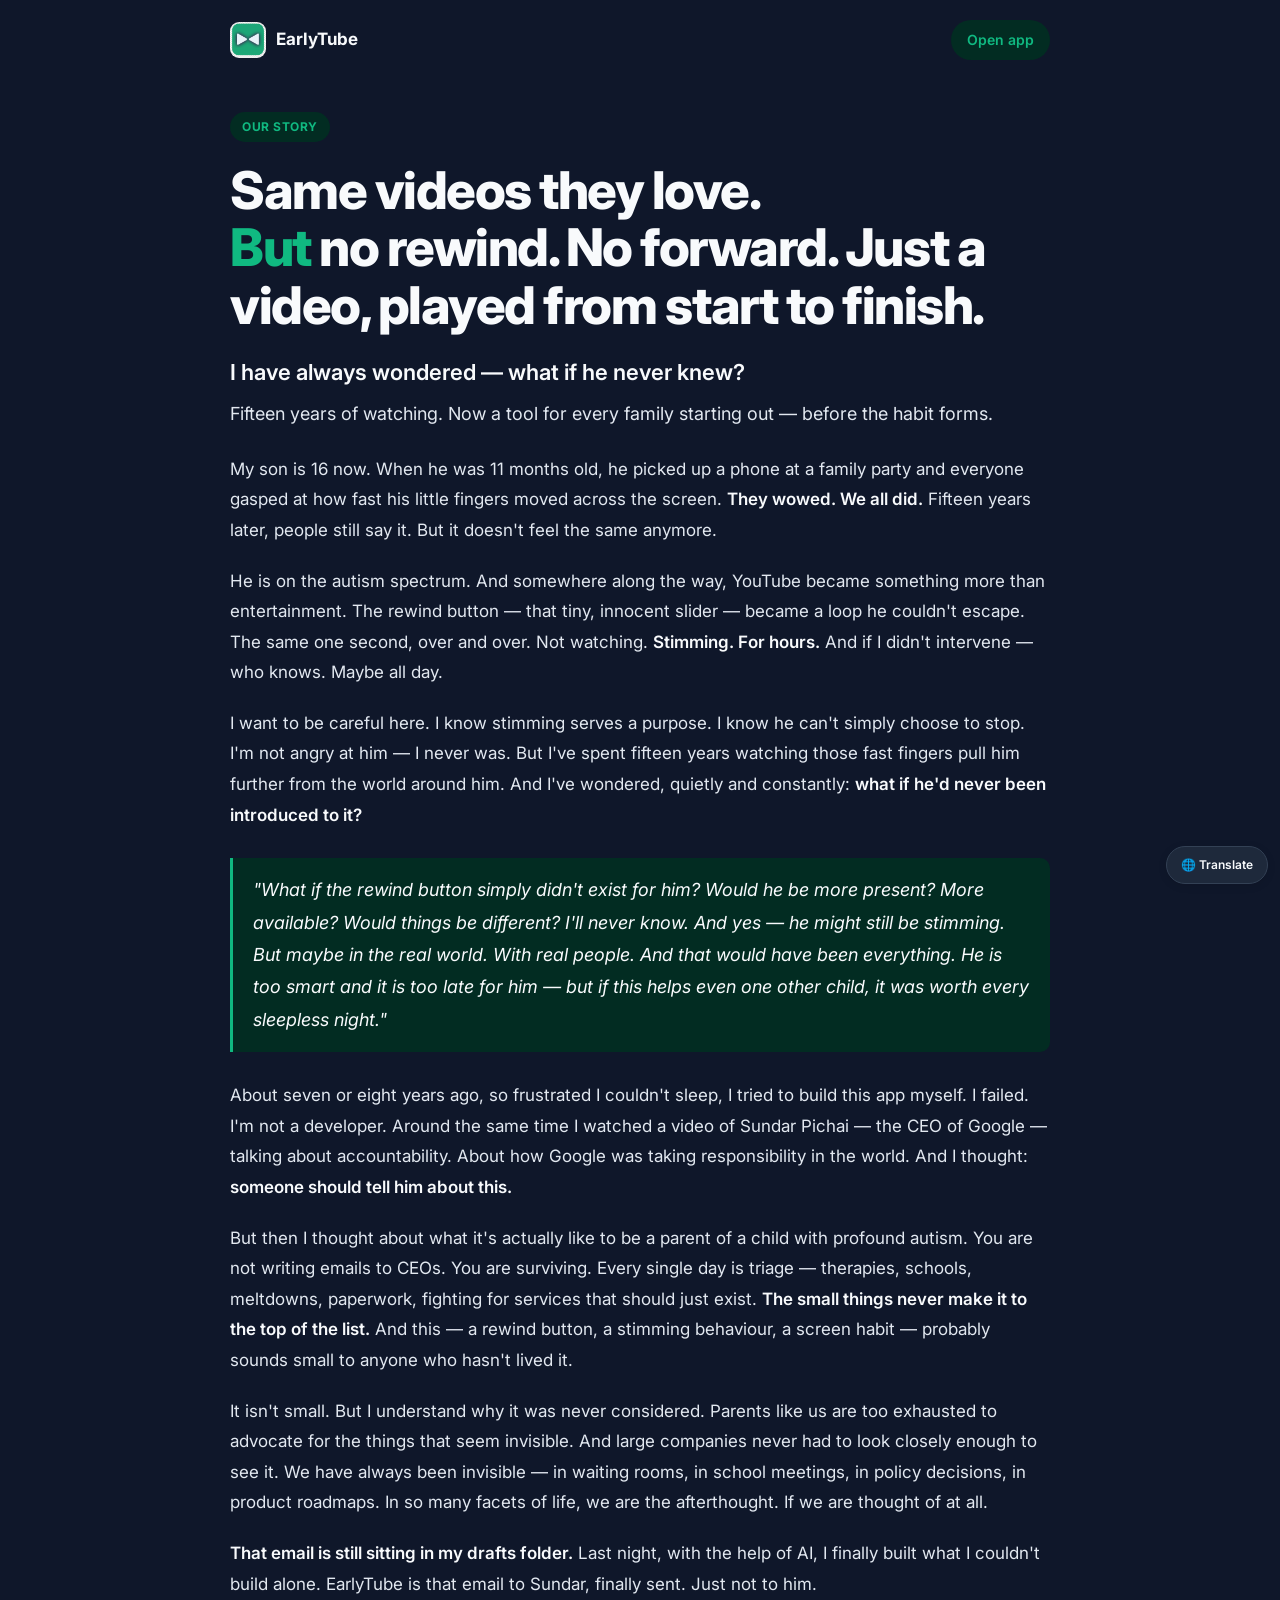
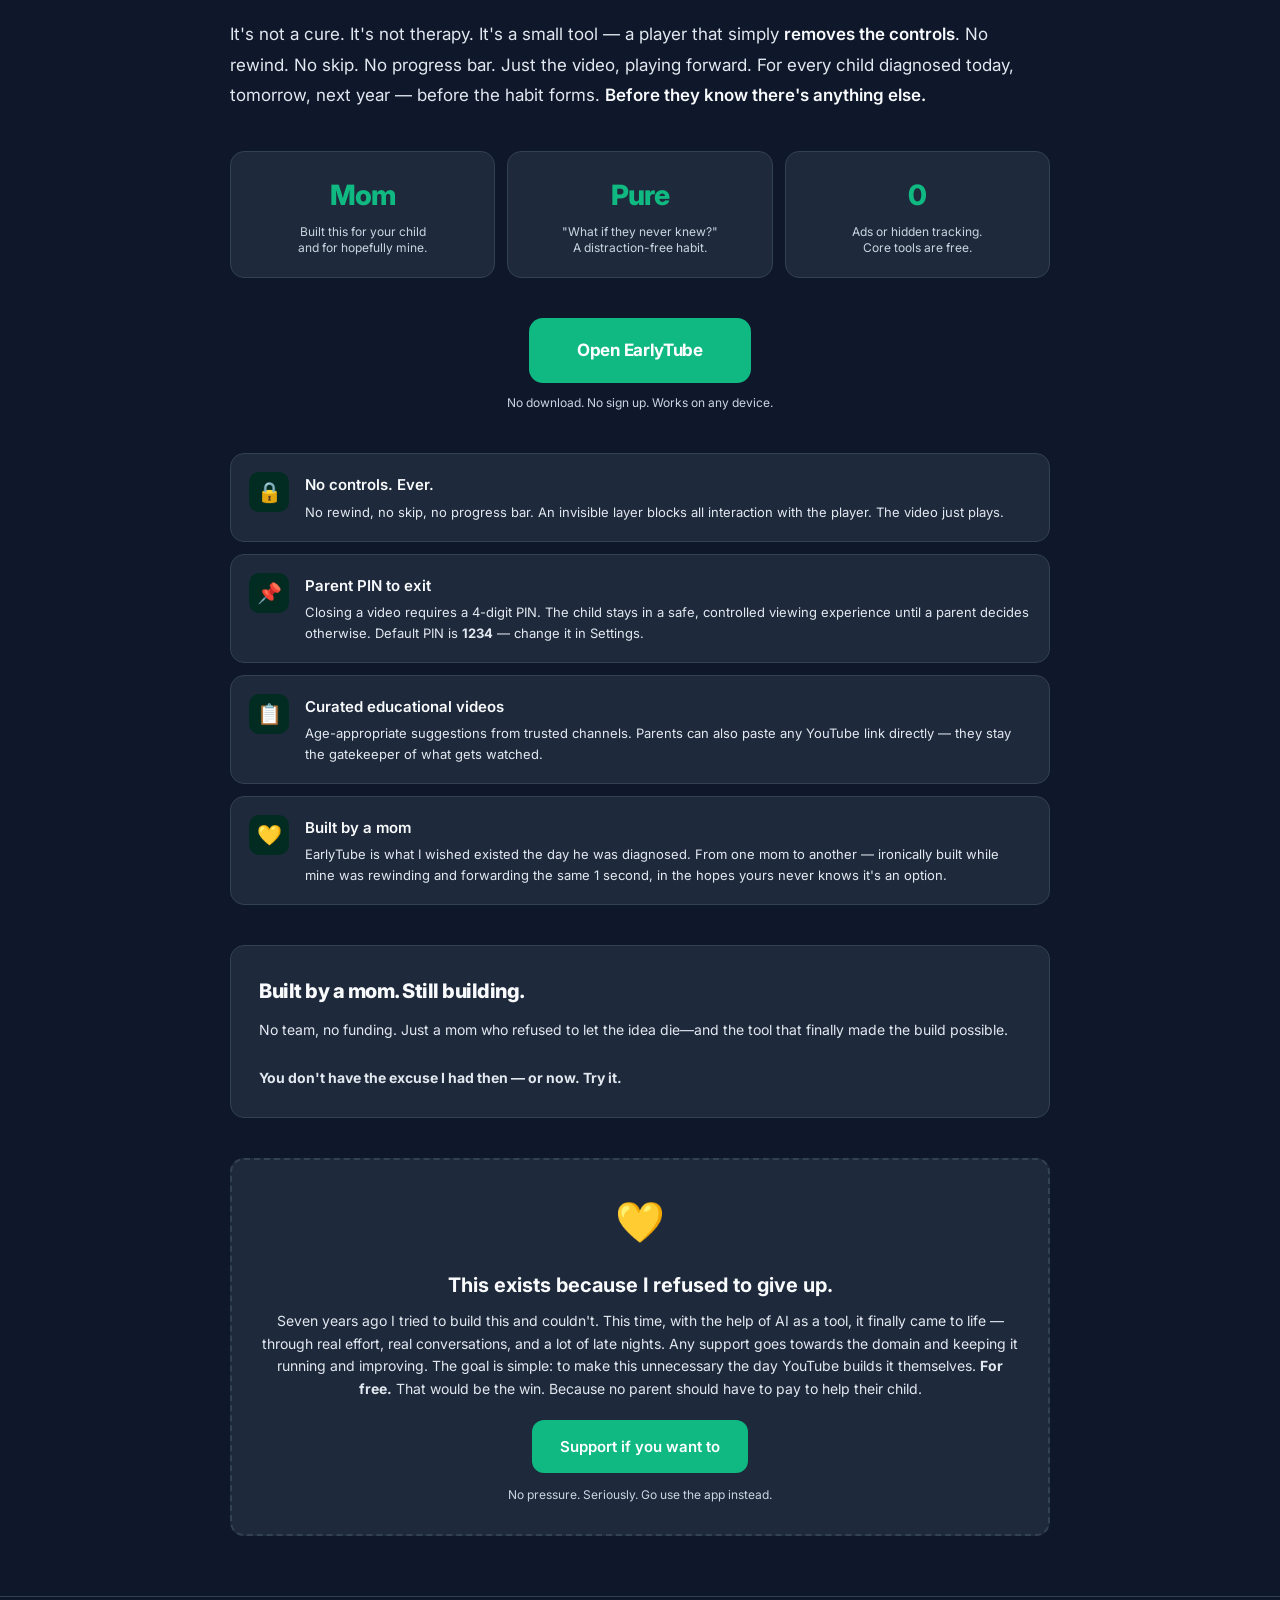
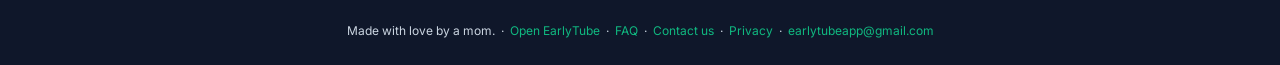
<file: about.html>
<!DOCTYPE html>
<html lang="en">
<head>
<meta charset="UTF-8"/>
<meta name="viewport" content="width=device-width, initial-scale=1.0"/>
<meta http-equiv="Cache-Control" content="no-cache, no-store, must-revalidate"/>
<meta http-equiv="Pragma" content="no-cache"/>
<meta http-equiv="Expires" content="0"/>
<title>EarlyTube — Our Story</title>
<meta name="description" content="Why EarlyTube exists. One parent, one night, one big idea."/>
<link rel="apple-touch-icon" href="icon.png"/>
<link rel="icon" type="image/png" href="icon.png"/>
<link rel="stylesheet" href="theme.css"/>
<script async src="https://www.googletagmanager.com/gtag/js?id=G-2DFE2R37G1"></script>
<script>
  window.dataLayer = window.dataLayer || [];
  function gtag(){dataLayer.push(arguments);}
  gtag('js', new Date());
  gtag('config', 'G-2DFE2R37G1');
</script>
<style>
@import url('https://fonts.googleapis.com/css2?family=Inter:wght@400;500;600;700;800&display=swap');

*{margin:0;padding:0;box-sizing:border-box;}
body{background:var(--bg);color:var(--text);font-family:'Inter',-apple-system,sans-serif;line-height:1.7;}

/* ── Single width token used everywhere ── */
.wrap{width:100%;max-width:900px;margin-left:auto;margin-right:auto;padding-left:clamp(16px,4vw,40px);padding-right:clamp(16px,4vw,40px);}

nav{display:flex;align-items:center;justify-content:space-between;padding-top:20px;padding-bottom:20px;}
.nav-brand{display:flex;align-items:center;gap:10px;text-decoration:none;color:var(--text);}
.nav-name{font-size:17px;font-weight:700;color:var(--text);}
.nav-link{font-size:14px;color:var(--red);font-weight:600;text-decoration:none;background:var(--red-light);padding:8px 16px;border-radius:20px;}

.hero{padding-top:32px;}
.hero-eyebrow{display:inline-flex;align-items:center;gap:6px;background:var(--red-light);color:var(--red);font-size:12px;font-weight:700;padding:5px 12px;border-radius:20px;margin-bottom:20px;text-transform:uppercase;letter-spacing:0.5px;}
.hero h1{font-size:clamp(28px,5vw,52px);font-weight:800;letter-spacing:-1.5px;line-height:1.1;margin-bottom:20px;color:var(--text);}
.hero h1 span{color:var(--red);}
.hero-sub{font-size:18px;color:var(--text-2);line-height:1.7;margin-bottom:0;}

.story{padding-top:24px;}
.story p{font-size:17px;color:var(--text-2);margin-bottom:20px;line-height:1.8;}
.story p strong{color:var(--text);font-weight:600;}
.story .highlight{background:var(--red-light);border-left:3px solid var(--red);padding:16px 20px;border-radius:0 10px 10px 0;margin:28px 0;}
.story .highlight p{color:var(--text);font-size:18px;font-style:italic;margin:0;}

.stats{display:grid;grid-template-columns:repeat(3,1fr);gap:12px;margin-top:40px;margin-bottom:40px;}
.stat{background:var(--card);border:1px solid var(--border);border-radius:var(--radius);padding:20px;text-align:center;}
.stat-number{font-size:28px;font-weight:800;color:var(--red);letter-spacing:-1px;}
.stat-label{font-size:12px;color:var(--text-3);margin-top:4px;line-height:1.4;}

.why-section{padding-top:0;}
.why-grid{display:flex;flex-direction:column;gap:12px;margin-top:20px;}
.why-item{display:flex;gap:16px;align-items:flex-start;background:var(--card);border:1px solid var(--border);border-radius:var(--radius);padding:18px;}
.why-icon{width:40px;height:40px;border-radius:10px;display:flex;align-items:center;justify-content:center;font-size:20px;flex-shrink:0;background:var(--red-light);}
.why-title{font-size:15px;font-weight:600;margin-bottom:4px;color:var(--text);}
.why-text{font-size:13px;color:var(--text-2);line-height:1.6;}

.night-banner{margin-top:40px;}
.night-card{background:var(--card);border:1px solid var(--border);border-radius:var(--radius);padding:28px;}
.night-card h3{font-size:20px;font-weight:800;margin-bottom:10px;letter-spacing:-0.5px;color:var(--text);}
.night-card p{font-size:14px;color:var(--text-2);line-height:1.7;}

.donate-section{margin-top:40px;padding-bottom:60px;}
.donate-card{background:var(--card);border:2px dashed var(--border);border-radius:var(--radius);padding:28px;text-align:center;}
.donate-emoji{font-size:40px;margin-bottom:12px;}
.donate-card h3{font-size:20px;font-weight:700;margin-bottom:8px;color:var(--text);}
.donate-card p{font-size:14px;color:var(--text-2);margin-bottom:20px;line-height:1.6;}
.donate-btn{display:inline-block;background:var(--red);color:white;font-size:15px;font-weight:600;padding:14px 28px;border-radius:12px;text-decoration:none;font-family:inherit;}
.donate-note{font-size:12px;color:var(--text-3);margin-top:12px;}

.cta-section{margin-top:40px;margin-bottom:40px;text-align:center;}
.cta-btn{display:inline-block;background:var(--red);color:white;font-size:17px;font-weight:700;padding:18px 48px;border-radius:14px;text-decoration:none;letter-spacing:-0.3px;}
.cta-note{font-size:12px;color:var(--text-3);margin-top:10px;}

footer{border-top:1px solid var(--border);padding:24px;text-align:center;font-size:12px;color:var(--text-3);}
footer a{color:var(--red);text-decoration:none;}

@media(max-width:480px){
  .stats{grid-template-columns:1fr;}
  .hero h1{letter-spacing:-0.5px;}
}
</style>
</head>
<body>

<div style="position:fixed;bottom:16px;right:12px;z-index:999;">
  <a href="https://translate.google.com/translate?sl=en&tl=auto&u=https://earlytube.github.io/about.html" target="_blank" style="display:flex;align-items:center;gap:6px;background:var(--card);border:1px solid var(--border);border-radius:20px;padding:8px 14px;font-size:12px;font-weight:600;color:var(--text);text-decoration:none;box-shadow:0 2px 8px rgba(0,0,0,0.1);">&#127760; Translate</a>
</div>

<nav class="wrap">
  <a class="nav-brand" href="index.html">
    <img src="icon.png" style="width:36px;height:36px;border-radius:9px;flex-shrink:0;"/>
    <span class="nav-name">EarlyTube</span>
  </a>
  <a class="nav-link" href="index.html">Open app</a>
</nav>

<div class="hero wrap">
  <div class="hero-eyebrow">Our story</div>
  <h1>Same videos they love.<br/><span>But</span> no rewind. No forward. Just a video, played from start to finish.</h1>
  <p class="hero-sub" style="font-size:22px;font-weight:600;color:var(--text);margin-bottom:8px;">I have always wondered — what if he never knew?</p>
  <p class="hero-sub">Fifteen years of watching. Now a tool for every family starting out — before the habit forms.</p>
</div>

<div class="story wrap">
  <p>My son is 16 now. When he was 11 months old, he picked up a phone at a family party and everyone gasped at how fast his little fingers moved across the screen. <strong>They wowed. We all did.</strong> Fifteen years later, people still say it. But it doesn't feel the same anymore.</p>

  <p>He is on the autism spectrum. And somewhere along the way, YouTube became something more than entertainment. The rewind button — that tiny, innocent slider — became a loop he couldn't escape. The same one second, over and over. Not watching. <strong>Stimming. For hours.</strong> And if I didn't intervene — who knows. Maybe all day.</p>

  <p>I want to be careful here. I know stimming serves a purpose. I know he can't simply choose to stop. I'm not angry at him — I never was. But I've spent fifteen years watching those fast fingers pull him further from the world around him. And I've wondered, quietly and constantly: <strong>what if he'd never been introduced to it?</strong></p>

  <div class="highlight">
    <p>"What if the rewind button simply didn't exist for him? Would he be more present? More available? Would things be different? I'll never know. And yes — he might still be stimming. But maybe in the real world. With real people. And that would have been everything. He is too smart and it is too late for him — but if this helps even one other child, it was worth every sleepless night."</p>
  </div>

  <p>About seven or eight years ago, so frustrated I couldn't sleep, I tried to build this app myself. I failed. I'm not a developer. Around the same time I watched a video of Sundar Pichai — the CEO of Google — talking about accountability. About how Google was taking responsibility in the world. And I thought: <strong>someone should tell him about this.</strong></p>

  <p>But then I thought about what it's actually like to be a parent of a child with profound autism. You are not writing emails to CEOs. You are surviving. Every single day is triage — therapies, schools, meltdowns, paperwork, fighting for services that should just exist. <strong>The small things never make it to the top of the list.</strong> And this — a rewind button, a stimming behaviour, a screen habit — probably sounds small to anyone who hasn't lived it.</p>

  <p>It isn't small. But I understand why it was never considered. Parents like us are too exhausted to advocate for the things that seem invisible. And large companies never had to look closely enough to see it. We have always been invisible — in waiting rooms, in school meetings, in policy decisions, in product roadmaps. In so many facets of life, we are the afterthought. If we are thought of at all.</p>

  <p><strong>That email is still sitting in my drafts folder.</strong> Last night, with the help of AI, I finally built what I couldn't build alone. EarlyTube is that email to Sundar, finally sent. Just not to him.</p>

  <p>It's not a cure. It's not therapy. It's a small tool — a player that simply <strong>removes the controls</strong>. No rewind. No skip. No progress bar. Just the video, playing forward. For every child diagnosed today, tomorrow, next year — before the habit forms. <strong>Before they know there's anything else.</strong></p>
</div>

<div class="stats wrap">
  <div class="stat"><div class="stat-number">Mom</div><div class="stat-label">Built this for your child<br/>and for hopefully mine.</div></div>
  <div class="stat"><div class="stat-number">Pure</div><div class="stat-label">"What if they never knew?"<br/>A distraction-free habit.</div></div>
  <div class="stat"><div class="stat-number">0</div><div class="stat-label">Ads or hidden tracking.<br/>Core tools are free.</div></div>
</div>

<div class="cta-section wrap">
  <a class="cta-btn" href="index.html">Open EarlyTube</a>
  <div class="cta-note">No download. No sign up. Works on any device.</div>
</div>

<div class="why-section wrap">
  <div class="why-grid">
    <div class="why-item">
      <div class="why-icon">&#128274;</div>
      <div>
        <div class="why-title">No controls. Ever.</div>
        <div class="why-text">No rewind, no skip, no progress bar. An invisible layer blocks all interaction with the player. The video just plays.</div>
      </div>
    </div>
    <div class="why-item">
      <div class="why-icon">&#128204;</div>
      <div>
        <div class="why-title">Parent PIN to exit</div>
        <div class="why-text">Closing a video requires a 4-digit PIN. The child stays in a safe, controlled viewing experience until a parent decides otherwise. Default PIN is <strong>1234</strong> — change it in Settings.</div>
      </div>
    </div>
    <div class="why-item">
      <div class="why-icon">&#128203;</div>
      <div>
        <div class="why-title">Curated educational videos</div>
        <div class="why-text">Age-appropriate suggestions from trusted channels. Parents can also paste any YouTube link directly — they stay the gatekeeper of what gets watched.</div>
      </div>
    </div>
    <div class="why-item">
      <div class="why-icon">&#128155;</div>
      <div>
        <div class="why-title">Built by a mom</div>
        <div class="why-text">EarlyTube is what I wished existed the day he was diagnosed. From one mom to another — ironically built while mine was rewinding and forwarding the same 1 second, in the hopes yours never knows it's an option.</div>
      </div>
    </div>
  </div>
</div>

<div class="night-banner wrap">
  <div class="night-card">
    <h3>Built by a mom. Still building.</h3>
    <p>No team, no funding. Just a mom who refused to let the idea die—and the tool that finally made the build possible.<br><br><strong>You don't have the excuse I had then — or now. Try it.</strong></p>
  </div>
</div>

<div class="donate-section wrap">
  <div class="donate-card">
    <div class="donate-emoji">&#128155;</div>
    <h3>This exists because I refused to give up.</h3>
    <p>Seven years ago I tried to build this and couldn't. This time, with the help of AI as a tool, it finally came to life — through real effort, real conversations, and a lot of late nights. Any support goes towards the domain and keeping it running and improving. The goal is simple: to make this unnecessary the day YouTube builds it themselves. <strong>For free.</strong> That would be the win. Because no parent should have to pay to help their child.</p>
    <a class="donate-btn" href="https://ko-fi.com/earlytube" target="_blank">Support if you want to</a>
    <div class="donate-note">No pressure. Seriously. Go use the app instead.</div>
  </div>
</div>

<footer>
  Made with love by a mom. &nbsp;·&nbsp;
  <a href="index.html">Open EarlyTube</a> &nbsp;·&nbsp;
  <a href="faq.html">FAQ</a> &nbsp;·&nbsp;
  <a href="contact.html">Contact us</a> &nbsp;·&nbsp;
  <a href="privacy.html">Privacy</a> &nbsp;·&nbsp;
  <a href="mailto:earlytubeapp@gmail.com">earlytubeapp@gmail.com</a>
</footer>

</body>
</html>
</file>
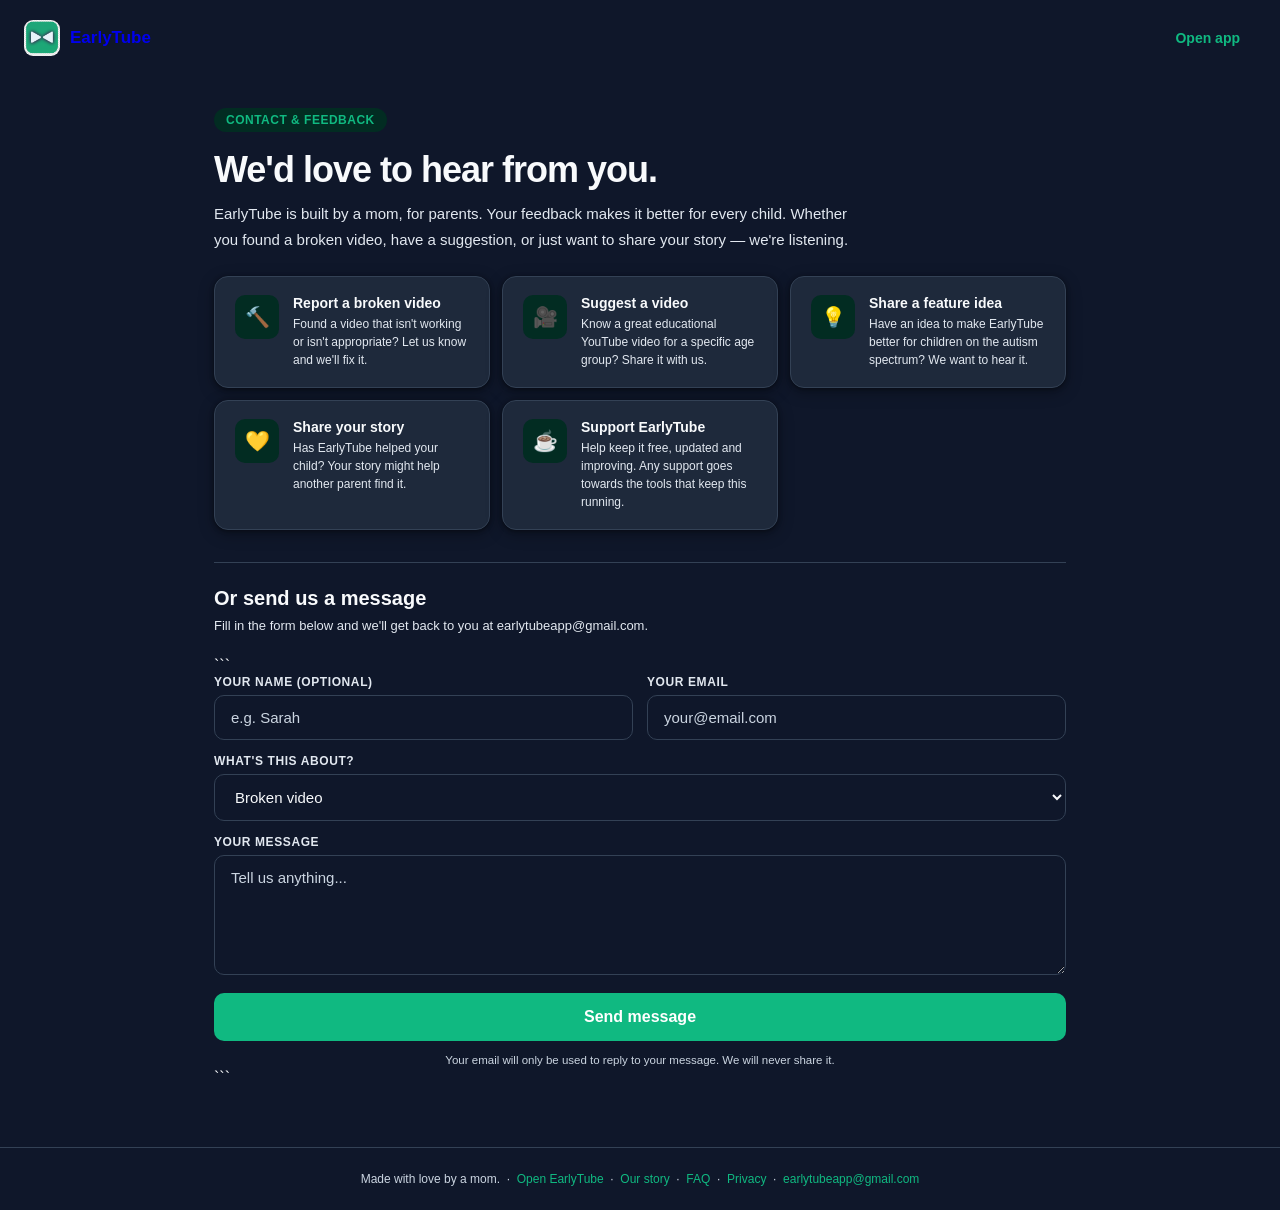
<file: contact.html>
<!DOCTYPE html>

<html lang="en">
<head>
<meta charset="UTF-8"/>
<meta name="viewport" content="width=device-width, initial-scale=1.0"/>
<title>EarlyTube — Contact & Feedback</title>
<link rel="apple-touch-icon" href="icon.png"/>
<link rel="icon" type="image/png" href="icon.png"/>
<link rel="stylesheet" href="theme.css"/>
<script async src="https://www.googletagmanager.com/gtag/js?id=G-2DFE2R37G1"></script>
<script>
  window.dataLayer=window.dataLayer||[];
  function gtag(){dataLayer.push(arguments);}
  gtag('js',new Date());
  gtag('config','G-2DFE2R37G1');
</script>
<style>
@import url('https://fonts.googleapis.com/css2?family=Inter:wght@400;500;600;700;800&display=swap');

*{margin:0;padding:0;box-sizing:border-box;}
body{background:var(--bg);color:var(--text);font-family:‘Inter’,-apple-system,sans-serif;min-height:100vh;}

/* ── NAV ── */
nav{display:flex;align-items:center;justify-content:space-between;padding:16px 14px;width:100%;}
@media(min-width:640px){nav{padding:20px 24px;}}
.nav-brand{display:flex;align-items:center;gap:10px;text-decoration:none;color:var(—text);}
.nav-name{font-size:17px;font-weight:700;}
.nav-link{font-size:14px;color:var(--red);font-weight:600;text-decoration:none;background:var(—-red-light);padding:8px 16px;border-radius:20px;}

/* ── CONTENT WRAPPER ── */
.page{display:flex;flex-direction:column;gap:0;width:100%;padding:0 14px;max-width:100%;}
@media(min-width:640px){.page{padding:0 24px;}}
@media(min-width:1024px){.page{padding:0 48px;}}
@media(min-width:1280px){.page{max-width:900px;margin:0 auto;padding:0 24px;}}

/* ── HERO ── */
.hero{padding:24px 0 20px;}
@media(min-width:640px){.hero{padding:32px 0 24px;}}
.eyebrow{display:inline-flex;align-items:center;gap:6px;background:var(--red-light);color:var(--red);font-size:12px;font-weight:700;padding:5px 12px;border-radius:20px;margin-bottom:16px;text-transform:uppercase;letter-spacing:0.5px;}
.hero h1{font-size:clamp(24px,5vw,36px);font-weight:800;letter-spacing:-1px;line-height:1.2;margin-bottom:10px;}
.hero p{font-size:15px;color:var(--text-2);line-height:1.7;max-width:640px;}

/* ── OPTION CARDS ── */
.options{display:grid;grid-template-columns:1fr;gap:12px;margin-bottom:28px;}
@media(min-width:640px){.options{grid-template-columns:repeat(2,1fr);}}
@media(min-width:1024px){.options{grid-template-columns:repeat(3,1fr);}}

.option-card{background:var(--card);border:1px solid var(--border);border-radius:var(--radius);box-shadow:var(--shadow);padding:18px 20px;text-decoration:none;color:var(—text);display:flex;align-items:flex-start;gap:14px;}
.option-card:active{border-color:var(--red);}
.option-icon{width:44px;height:44px;border-radius:10px;background:var(--red-light);display:flex;align-items:center;justify-content:center;font-size:20px;flex-shrink:0;}
.option-title{font-size:14px;font-weight:600;margin-bottom:4px;color:var(--text);}
.option-sub{font-size:12px;color:var(--text-2);line-height:1.5;}

/* ── DIVIDER ── */
.divider{border:none;border-top:1px solid var(--border);margin:4px 0 24px;}

/* ── FORM ── */
.form-section{padding-bottom:60px;}
.form-title{font-size:20px;font-weight:700;margin-bottom:6px;}
.form-sub{font-size:13px;color:var(--text-2);margin-bottom:20px;line-height:1.6;}
.form-label{font-size:12px;font-weight:600;color:var(--text-2);text-transform:uppercase;letter-spacing:0.6px;display:block;margin-bottom:6px;}
.form-input{width:100%;padding:13px 16px;border-radius:10px;border:1.5px solid var(--border);background:var(--input-bg);color:var(--text);font-size:15px;font-family:inherit;outline:none;margin-bottom:14px;}
.form-input:focus{border-color:var(--red);}
.form-input::placeholder{color:var(--text-3);}
textarea.form-input{resize:vertical;min-height:120px;}
.form-select{width:100%;padding:13px 16px;border-radius:10px;border:1.5px solid var(--border);background:var(--input-bg);color:var(--text);font-size:15px;font-family:inherit;outline:none;margin-bottom:14px;cursor:pointer;}
.form-select:focus{border-color:var(--red);}

/* two-col form on tablet+ */
.form-row{display:grid;grid-template-columns:1fr;gap:0;}
@media(min-width:640px){.form-row{grid-template-columns:1fr 1fr;gap:0 14px;}}

.btn-send{width:100%;padding:15px;border-radius:10px;background:var(--red);color:white;border:none;font-size:16px;font-weight:600;font-family:inherit;cursor:pointer;}
.btn-send:active{opacity:0.85;}
.privacy{font-size:11.5px;color:var(--text-3);margin-top:10px;line-height:1.6;text-align:center;}

footer{border-top:1px solid var(--border);padding:24px 14px;text-align:center;font-size:12px;color:var(--text-3);}
@media(min-width:640px){footer{padding:24px;}}
footer a{color:var(--red);text-decoration:none;}
</style>

</head>
<body>

<nav>
  <a class="nav-brand" href="index.html">
    <img src="icon.png" style="width:36px;height:36px;border-radius:9px;flex-shrink:0;"/>
    <span class="nav-name">EarlyTube</span>
  </a>
  <a class="nav-link" href="index.html">Open app</a>
</nav>

<div class="page">

  <div class="hero">
    <div class="eyebrow">Contact &amp; feedback</div>
    <h1>We'd love to hear from you.</h1>
    <p>EarlyTube is built by a mom, for parents. Your feedback makes it better for every child. Whether you found a broken video, have a suggestion, or just want to share your story — we're listening.</p>
  </div>

  <div class="options">
    <a class="option-card" href="mailto:earlytubeapp@gmail.com?subject=Broken video report">
      <div class="option-icon">&#128296;</div>
      <div>
        <div class="option-title">Report a broken video</div>
        <div class="option-sub">Found a video that isn't working or isn't appropriate? Let us know and we'll fix it.</div>
      </div>
    </a>
    <a class="option-card" href="mailto:earlytubeapp@gmail.com?subject=Video suggestion">
      <div class="option-icon">&#127909;</div>
      <div>
        <div class="option-title">Suggest a video</div>
        <div class="option-sub">Know a great educational YouTube video for a specific age group? Share it with us.</div>
      </div>
    </a>
    <a class="option-card" href="mailto:earlytubeapp@gmail.com?subject=Feature idea">
      <div class="option-icon">&#128161;</div>
      <div>
        <div class="option-title">Share a feature idea</div>
        <div class="option-sub">Have an idea to make EarlyTube better for children on the autism spectrum? We want to hear it.</div>
      </div>
    </a>
    <a class="option-card" href="mailto:earlytubeapp@gmail.com?subject=My story">
      <div class="option-icon">&#128155;</div>
      <div>
        <div class="option-title">Share your story</div>
        <div class="option-sub">Has EarlyTube helped your child? Your story might help another parent find it.</div>
      </div>
    </a>
    <a class="option-card" href="https://ko-fi.com/earlytube" target="_blank">
      <div class="option-icon">&#9749;</div>
      <div>
        <div class="option-title">Support EarlyTube</div>
        <div class="option-sub">Help keep it free, updated and improving. Any support goes towards the tools that keep this running.</div>
      </div>
    </a>
  </div>

  <hr class="divider"/>

  <div class="form-section">
    <div class="form-title">Or send us a message</div>
    <div class="form-sub">Fill in the form below and we'll get back to you at earlytubeapp@gmail.com.</div>

```
<div class="form-row">
  <div>
    <label class="form-label">Your name (optional)</label>
    <input class="form-input" id="f-name" type="text" placeholder="e.g. Sarah"/>
  </div>
  <div>
    <label class="form-label">Your email</label>
    <input class="form-input" id="f-email" type="email" inputmode="email" placeholder="your@email.com"/>
  </div>
</div>

<label class="form-label">What's this about?</label>
<select class="form-select" id="f-type">
  <option value="Broken video">Broken video</option>
  <option value="Video suggestion">Video suggestion</option>
  <option value="Feature idea">Feature idea</option>
  <option value="My story">My story</option>
  <option value="General feedback">General feedback</option>
  <option value="Other">Other</option>
</select>

<label class="form-label">Your message</label>
<textarea class="form-input" id="f-message" placeholder="Tell us anything..."></textarea>

<button class="btn-send" onclick="sendMessage()">Send message</button>
<div class="privacy">Your email will only be used to reply to your message. We will never share it.</div>
```

  </div>

</div>

<footer>
  Made with love by a mom. &nbsp;·&nbsp;
  <a href="index.html">Open EarlyTube</a> &nbsp;·&nbsp;
  <a href="about.html">Our story</a> &nbsp;·&nbsp;
  <a href="faq.html">FAQ</a> &nbsp;·&nbsp;
  <a href="privacy.html">Privacy</a> &nbsp;·&nbsp;
  <a href="mailto:earlytubeapp@gmail.com">earlytubeapp@gmail.com</a>
</footer>

<script>
function sendMessage(){
  var name=document.getElementById('f-name').value.trim();
  var email=document.getElementById('f-email').value.trim();
  var type=document.getElementById('f-type').value;
  var msg=document.getElementById('f-message').value.trim();
  if(!email){alert('Please enter your email so we can reply.');return;}
  if(!msg){alert('Please enter a message.');return;}
  var subject=encodeURIComponent('EarlyTube — '+type+(name?' from '+name:''));
  var body=encodeURIComponent((name?'From: '+name+'\n':'')+'Email: '+email+'\n\n'+msg);
  window.location.href='mailto:earlytubeapp@gmail.com?subject='+subject+'&body='+body;
}
</script>

</body>
</html>
</file>
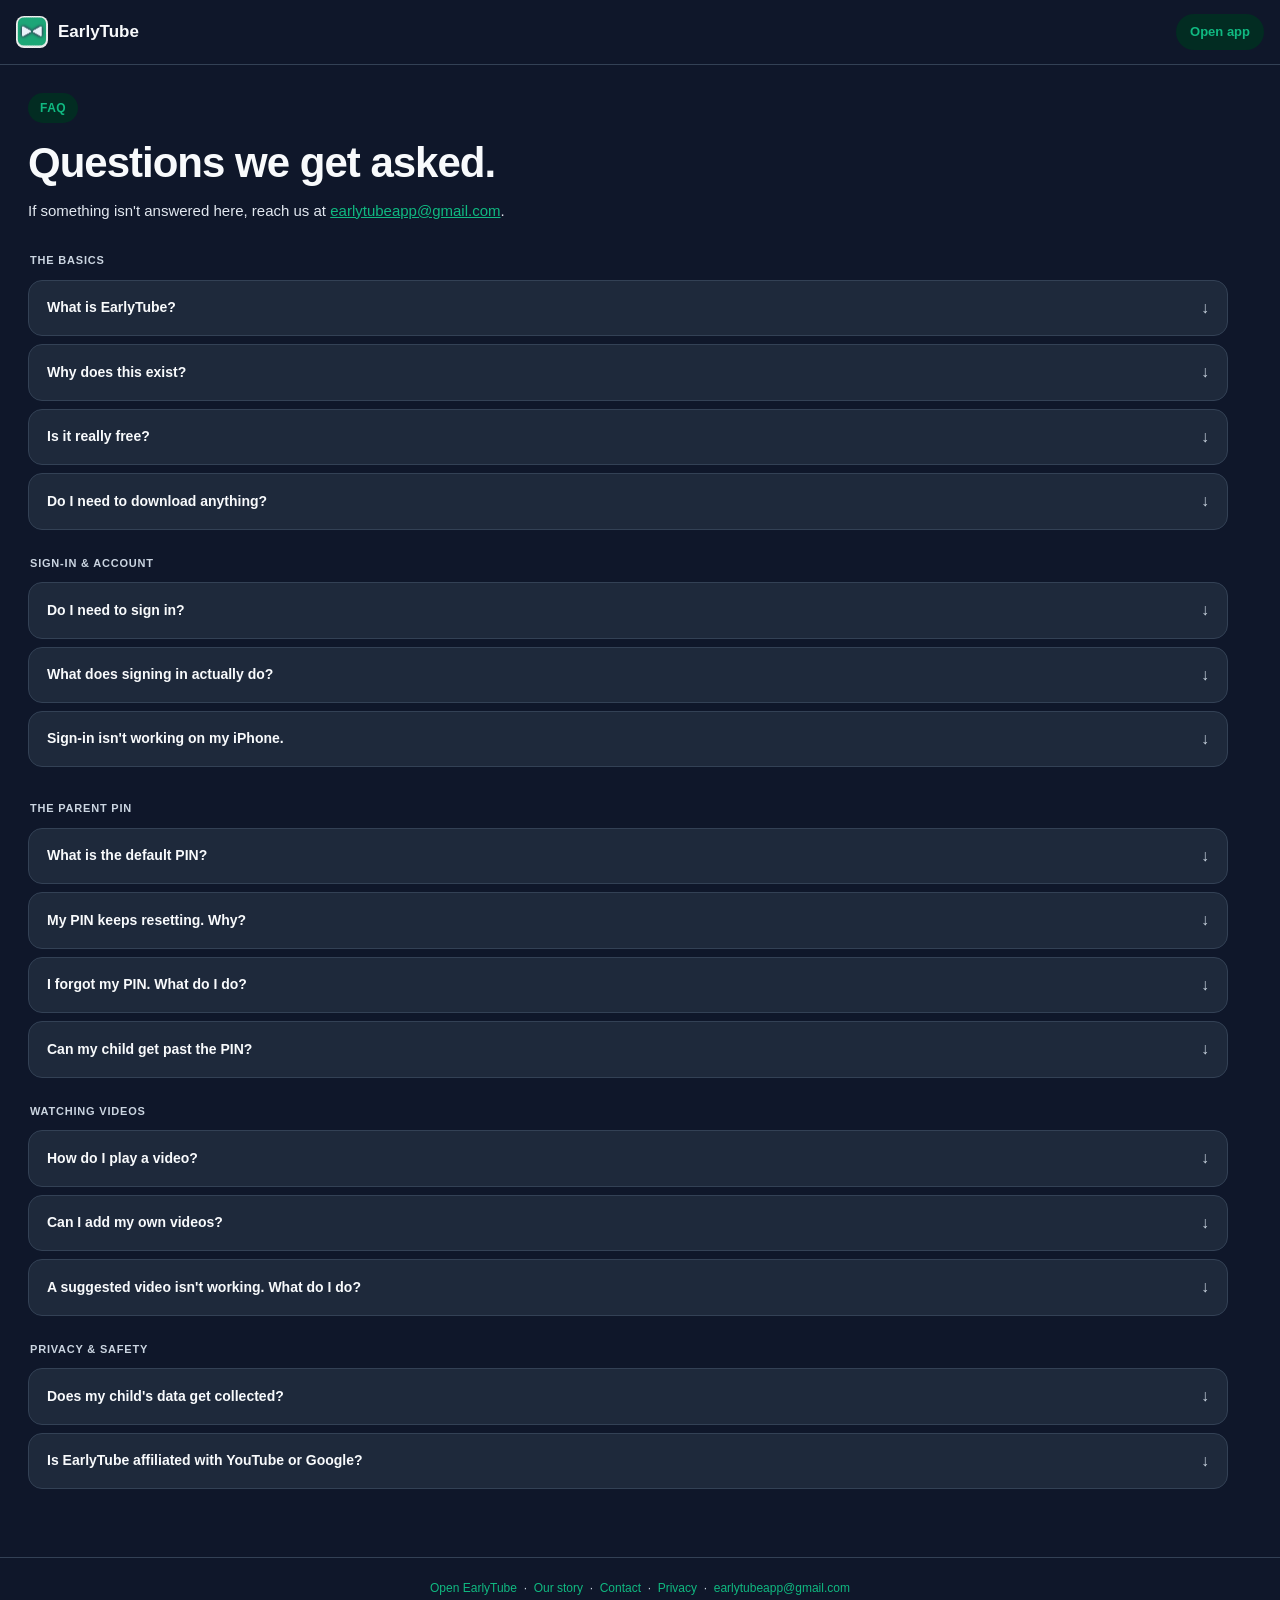
<file: faq.html>
<!DOCTYPE html>

<html lang="en">
<head>
<meta charset="UTF-8"/>
<meta name="viewport" content="width=device-width, initial-scale=1.0"/>
<meta http-equiv="Cache-Control" content="no-cache, no-store, must-revalidate"/>
<title>FAQ – EarlyTube</title>
<meta name="description" content="Answers to common questions about EarlyTube."/>
<link rel="apple-touch-icon" href="icon.png"/>
<link rel="icon" type="image/png" href="icon.png"/>
<link rel="stylesheet" href="theme.css"/>
<script async src="https://www.googletagmanager.com/gtag/js?id=G-2DFE2R37G1"></script>
<script>
  window.dataLayer=window.dataLayer||[];
  function gtag(){dataLayer.push(arguments);}
  gtag('js',new Date());
  gtag('config','G-2DFE2R37G1');
</script>
<style>
@import url('https://fonts.googleapis.com/css2?family=Inter:wght@400;500;600;700;800&display=swap');

*{margin:0;padding:0;box-sizing:border-box;}
body{background:var(--bg);color:var(--text);font-family:‘Inter’,-apple-system,sans-serif;line-height:1.7;}

/* ── NAV ── */
nav{display:flex;align-items:center;justify-content:space-between;padding:14px 16px;width:100%;border-bottom:1px solid var(--border);position:sticky;top:0;background:var(--bg);z-index:10;}
.nav-brand{display:flex;align-items:center;gap:10px;text-decoration:none;color:var(--text);}
.nav-name{font-size:17px;font-weight:700;}
.nav-link{font-size:13px;color:var(--red);font-weight:600;text-decoration:none;background:var(--red-light);padding:7px 14px;border-radius:20px;}

/* ── CONTENT WRAPPER — responsive padding ── */
.page{width:100%;padding:0 14px;}
@media(min-width:640px){.page{padding:0 20px;}}
@media(min-width:1024px){.page{padding:0 28px;}}

/* ── HERO ── */
.hero{padding:28px 0 20px;max-width:860px;}
.hero-eyebrow{display:inline-flex;align-items:center;gap:6px;background:var(--red-light);color:var(--red);font-size:12px;font-weight:700;padding:5px 12px;border-radius:20px;margin-bottom:16px;text-transform:uppercase;letter-spacing:0.5px;}
.hero h1{font-size:clamp(26px,5vw,42px);font-weight:800;letter-spacing:-1px;line-height:1.15;margin-bottom:10px;}
.hero p{font-size:15px;color:var(--text-2);line-height:1.7;}

/* ── FAQ GRID — 1 col mobile, 2 col tablet+ ── */
.faq-grid{
display:grid;
grid-template-columns:1fr;
gap:24px;
padding:8px 0 60px;
max-width:1200px;
}

.faq-group-title{font-size:11px;font-weight:700;color:var(--text-3);text-transform:uppercase;letter-spacing:0.8px;margin-bottom:10px;padding-left:2px;}

.faq-item{background:var(--card);border:1px solid var(--border);border-radius:var(--radius);margin-bottom:8px;overflow:hidden;}
.faq-q{width:100%;text-align:left;background:none;border:none;padding:16px 18px;font-size:14px;font-weight:600;color:var(--text);font-family:inherit;cursor:pointer;display:flex;align-items:center;justify-content:space-between;gap:12px;line-height:1.4;}
.faq-q:active{opacity:0.8;}
.faq-arrow{font-size:16px;color:var(--text-3);flex-shrink:0;transition:transform 0.2s;}
.faq-item.open .faq-arrow{transform:rotate(180deg);}
.faq-a{display:none;padding:0 18px 16px;font-size:13px;color:var(--text-2);line-height:1.75;}
.faq-item.open .faq-a{display:block;}
.faq-a a{color:var(--red);text-decoration:none;font-weight:500;}
.faq-a a:hover{text-decoration:underline;}
.faq-a strong{color:var(--text);font-weight:600;}

footer{border-top:1px solid var(--border);padding:20px 16px;text-align:center;font-size:12px;color:var(--text-3);}
footer a{color:var(--red);text-decoration:none;}
</style>

</head>
<body>

<nav>
  <a class="nav-brand" href="index.html">
    <img src="icon.png" style="width:32px;height:32px;border-radius:8px;flex-shrink:0;"/>
    <span class="nav-name">EarlyTube</span>
  </a>
  <a class="nav-link" href="index.html">Open app</a>
</nav>

<div class="page">
  <div class="hero">
    <div class="hero-eyebrow">FAQ</div>
    <h1>Questions we get asked.</h1>
    <p>If something isn't answered here, reach us at <a href="mailto:earlytubeapp@gmail.com" style="color:var(--red);font-weight:500;">earlytubeapp@gmail.com</a>.</p>
  </div>

  <div class="faq-grid">

<!-- Column / group 1 -->
<div>
  <div class="faq-group-title">The basics</div>
  <div class="faq-item">
    <button class="faq-q" onclick="toggle(this)">What is EarlyTube? <span class="faq-arrow">&#8595;</span></button>
    <div class="faq-a">EarlyTube is a free web app that lets young children watch YouTube videos without any player controls — no rewind, no skip, no progress bar. A parent sets it up, locks it with a PIN, and hands it to the child. The video just plays forward. That's it.</div>
  </div>
  <div class="faq-item">
    <button class="faq-q" onclick="toggle(this)">Why does this exist? <span class="faq-arrow">&#8595;</span></button>
    <div class="faq-a">It was built by a mom of a teenager on the autism spectrum. The rewind button became a loop he couldn't escape — the same second of video, repeated for hours. That behaviour is called stimming, and for some children it's reinforced by the very design of YouTube's player. EarlyTube removes the controls entirely, before the habit can form. You can read the full story on our <a href="about.html">about page</a>.</div>
  </div>
  <div class="faq-item">
    <button class="faq-q" onclick="toggle(this)">Is it really free? <span class="faq-arrow">&#8595;</span></button>
    <div class="faq-a">Right now, yes — completely free to use. No ads, no paywalls, no hidden fees. If you want to help keep it free for others, there's a voluntary <a href="https://ko-fi.com/earlytube" target="_blank">Ko-fi link</a> — no pressure at all.</div>
  </div>
  <div class="faq-item">
    <button class="faq-q" onclick="toggle(this)">Do I need to download anything? <span class="faq-arrow">&#8595;</span></button>
    <div class="faq-a">No download needed. EarlyTube runs in any browser. On iPhone you can tap <strong>Share → Add to Home Screen</strong> to install it like an app. On Android, Chrome will prompt you to install it automatically.</div>
  </div>

  <div class="faq-group-title" style="margin-top:24px;">Sign-in & account</div>
  <div class="faq-item">
    <button class="faq-q" onclick="toggle(this)">Do I need to sign in? <span class="faq-arrow">&#8595;</span></button>
    <div class="faq-a">No. The core app — curated videos, paste-a-link, PIN lock — works without any account. Sign-in is only needed if you want to save your own personal video list, or if you want your PIN to persist permanently across sessions.</div>
  </div>
  <div class="faq-item">
    <button class="faq-q" onclick="toggle(this)">What does signing in actually do? <span class="faq-arrow">&#8595;</span></button>
    <div class="faq-a">It creates a Google Sheet in your Google Drive called "EarlyTube" where your personal video list is stored. It also saves your PIN to your account so it never resets. Your name and email are stored in our database only to identify your account — nothing else.</div>
  </div>
  <div class="faq-item">
    <button class="faq-q" onclick="toggle(this)">Sign-in isn't working on my iPhone. <span class="faq-arrow">&#8595;</span></button>
    <div class="faq-a">Make sure pop-ups are allowed for EarlyTube in your Safari settings. Go to <strong>Settings → Safari → Block Pop-ups</strong> and turn it off, or add EarlyTube as an exception. If the problem persists, try using Chrome on iPhone instead.</div>
  </div>
</div>

<!-- Column / group 2 -->
<div>
  <div class="faq-group-title">The parent PIN</div>
  <div class="faq-item">
    <button class="faq-q" onclick="toggle(this)">What is the default PIN? <span class="faq-arrow">&#8595;</span></button>
    <div class="faq-a">The default PIN is <strong>1234</strong>. You should change it before giving the device to your child. Long press the EarlyTube logo on the home screen to open Settings, where you can set a new PIN.</div>
  </div>
  <div class="faq-item">
    <button class="faq-q" onclick="toggle(this)">My PIN keeps resetting. Why? <span class="faq-arrow">&#8595;</span></button>
    <div class="faq-a">If you're not signed in, the PIN is stored in your browser's local storage. On iPhone, Safari can clear this after a period of inactivity. The fix is to <strong>sign in with Google</strong> — your PIN is then saved to your account and will never reset.</div>
  </div>
  <div class="faq-item">
    <button class="faq-q" onclick="toggle(this)">I forgot my PIN. What do I do? <span class="faq-arrow">&#8595;</span></button>
    <div class="faq-a">On the PIN entry screen, tap <strong>Forgot PIN?</strong> You'll be asked to verify your Google account, and your PIN will be reset to 1234. You can then set a new one in Settings.</div>
  </div>
  <div class="faq-item">
    <button class="faq-q" onclick="toggle(this)">Can my child get past the PIN? <span class="faq-arrow">&#8595;</span></button>
    <div class="faq-a">EarlyTube is designed for young children who don't know what a PIN is. Older children may figure out workarounds — they could close the browser tab, for example. It's not a security product, it's a habit prevention tool.</div>
  </div>

  <div class="faq-group-title" style="margin-top:24px;">Watching videos</div>
  <div class="faq-item">
    <button class="faq-q" onclick="toggle(this)">How do I play a video? <span class="faq-arrow">&#8595;</span></button>
    <div class="faq-a">Either tap a video from the suggested list, or paste a YouTube link into the box. The video loads in a player. Tap play, then tap <strong>Lock the controls</strong>. An invisible overlay covers the player — your child can't interact with any controls.</div>
  </div>
  <div class="faq-item">
    <button class="faq-q" onclick="toggle(this)">Can I add my own videos? <span class="faq-arrow">&#8595;</span></button>
    <div class="faq-a">Yes. Sign in with Google and you'll see a personal video list section. Tap <strong>+ Add</strong> to paste a YouTube link. Your list is saved to a Google Sheet in your own Google Drive.</div>
  </div>
  <div class="faq-item">
    <button class="faq-q" onclick="toggle(this)">A suggested video isn't working. What do I do? <span class="faq-arrow">&#8595;</span></button>
    <div class="faq-a">Tap the <strong>Suggest a fix</strong> button on that video. You can submit a replacement link and we'll update the list. You can also reach us at <a href="mailto:earlytubeapp@gmail.com">earlytubeapp@gmail.com</a>.</div>
  </div>

  <div class="faq-group-title" style="margin-top:24px;">Privacy & safety</div>
  <div class="faq-item">
    <button class="faq-q" onclick="toggle(this)">Does my child's data get collected? <span class="faq-arrow">&#8595;</span></button>
    <div class="faq-a">No. Children never interact with any sign-in, form, or data collection. EarlyTube is configured entirely by the parent. See our full <a href="privacy.html">privacy policy</a>.</div>
  </div>
  <div class="faq-item">
    <button class="faq-q" onclick="toggle(this)">Is EarlyTube affiliated with YouTube or Google? <span class="faq-arrow">&#8595;</span></button>
    <div class="faq-a">EarlyTube is an independent project built by a parent. While we use the standard YouTube embed player, we have no formal relationship with Google or YouTube. We are also actively working on supporting other video-streaming websites to provide a consistent, distraction-free experience across the entire web — because we believe this kind of focused viewing isn’t just useful for kids, but for anyone who wants to watch without distraction.</div>
  </div>
</div>
  </div><!-- /.faq-grid -->
</div><!-- /.page -->

<footer>
  <a href="index.html">Open EarlyTube</a> &nbsp;·&nbsp;
  <a href="about.html">Our story</a> &nbsp;·&nbsp;
  <a href="contact.html">Contact</a> &nbsp;·&nbsp;
  <a href="privacy.html">Privacy</a> &nbsp;·&nbsp;
  <a href="mailto:earlytubeapp@gmail.com">earlytubeapp@gmail.com</a>
</footer>

<script>
function toggle(btn){
  var item=btn.parentElement;
  item.classList.toggle('open');
}
</script>

</body>
</html>
</file>
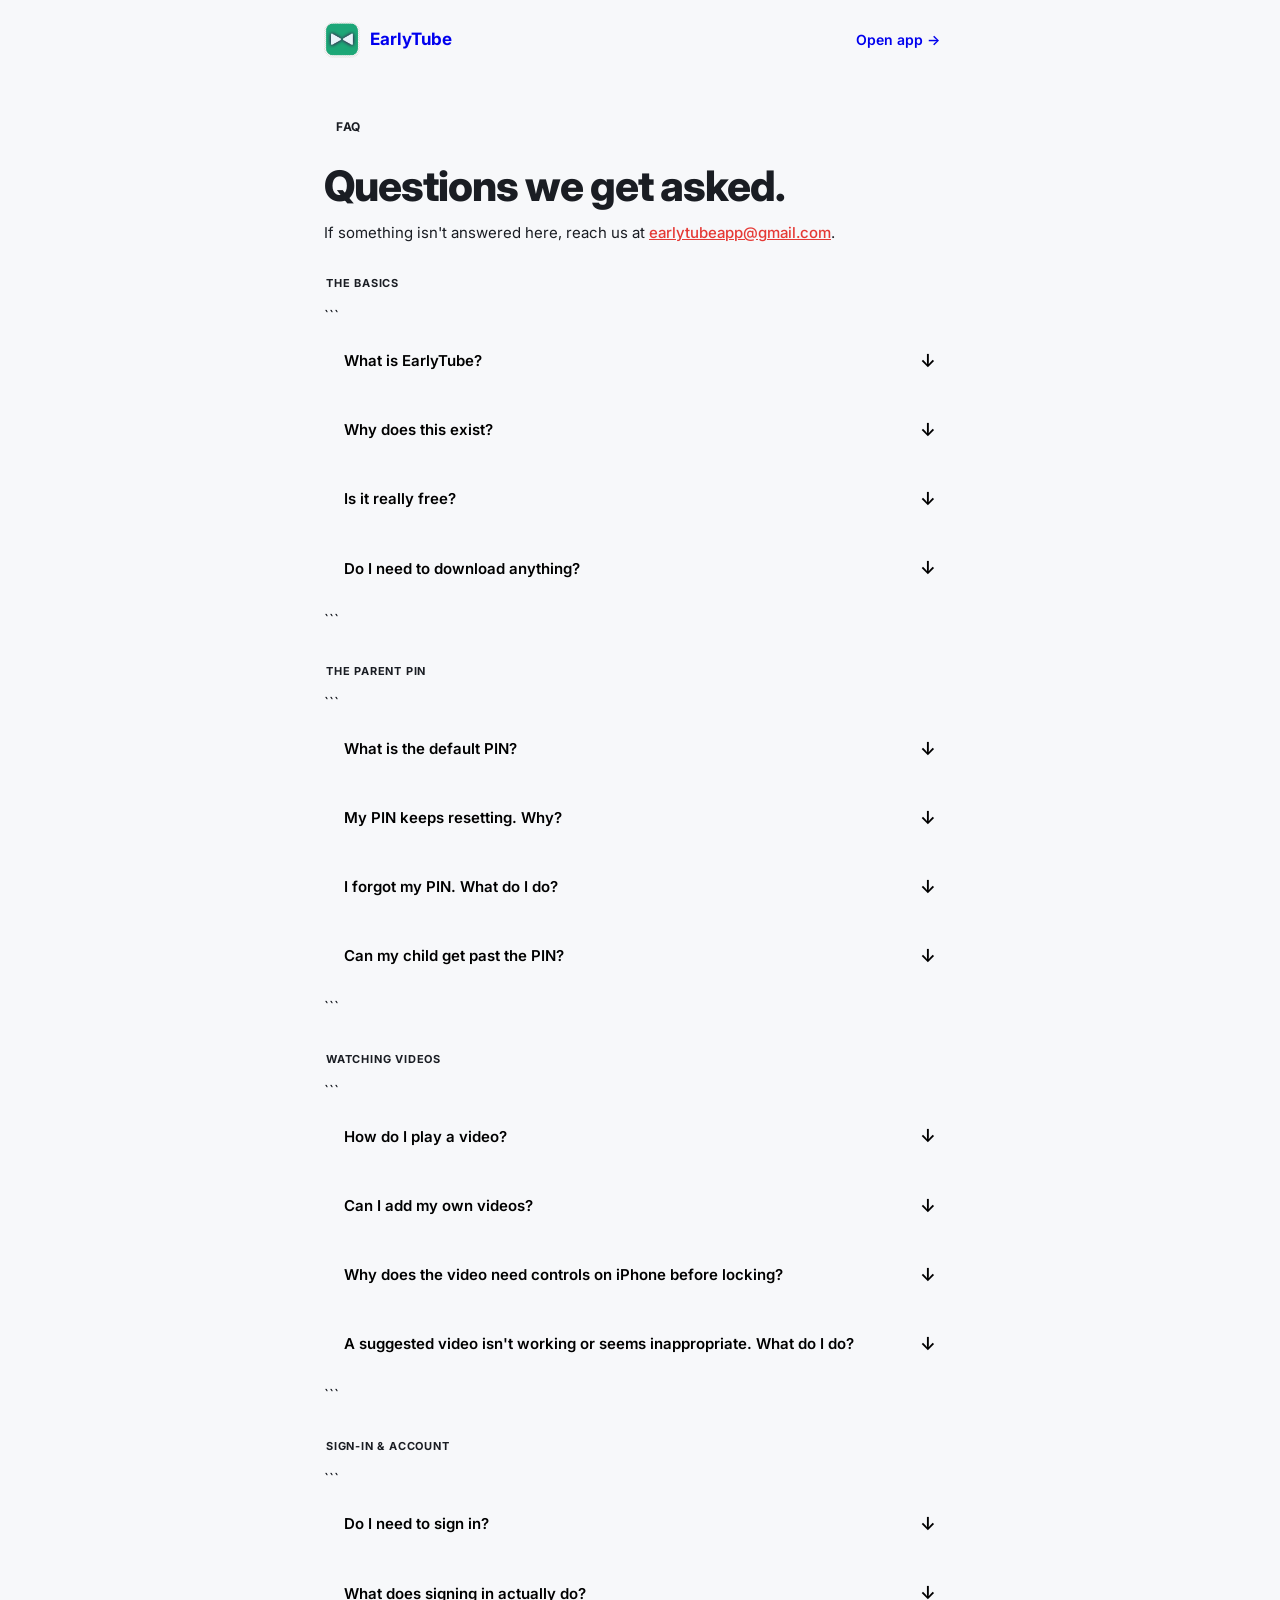
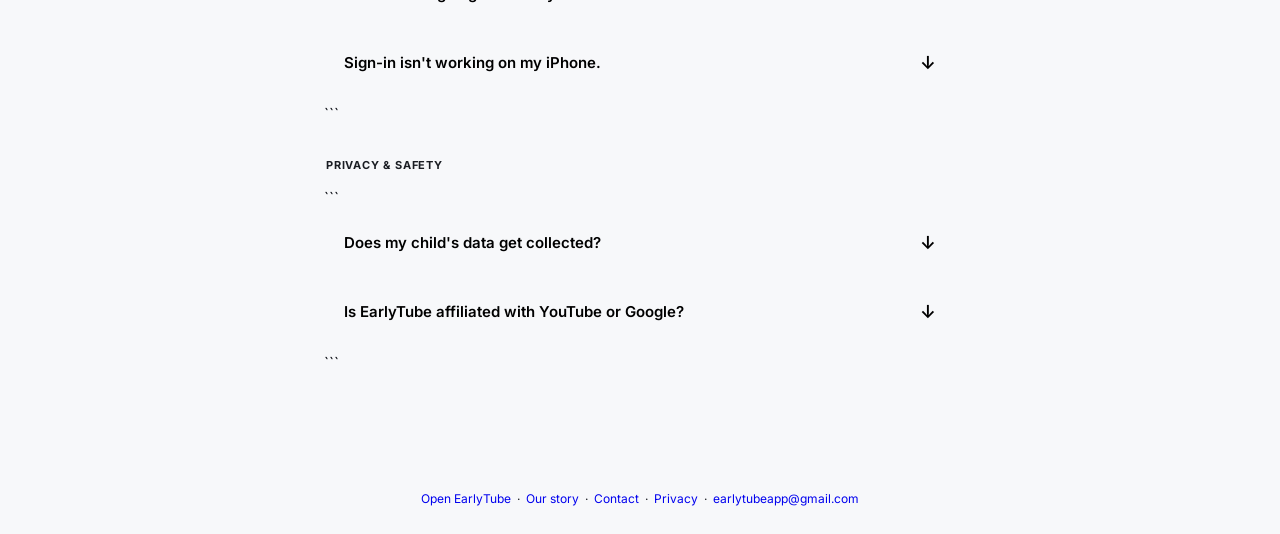
<file: FAQ.html>
<!DOCTYPE html>

<html lang="en">
<head>
<meta charset="UTF-8"/>
<meta name="viewport" content="width=device-width, initial-scale=1.0"/>
<title>FAQ – EarlyTube</title>
<meta name="description" content="Answers to common questions about EarlyTube."/>
<link rel="apple-touch-icon" href="icon.png"/>
<link rel="icon" type="image/png" href="icon.png"/>
<script async src="https://www.googletagmanager.com/gtag/js?id=G-2DFE2R37G1"></script>
<script>
  window.dataLayer=window.dataLayer||[];
  function gtag(){dataLayer.push(arguments);}
  gtag('js',new Date());
  gtag('config','G-2DFE2R37G1');
</script>
<style>
  @import url('https://fonts.googleapis.com/css2?family=Inter:wght@400;500;600;700;800&display=swap');
  :root{
    --red:#E53935;--red-light:#FFEBEE;
    --bg:#F7F8FA;--card:#FFFFFF;--border:#E8EAF0;
    --text:#1A1D23;--text-2:#6B7280;--text-3:#9CA3AF;
    --radius:14px;
  }
  @media(prefers-color-scheme:dark){
    :root{
      --bg:#0F0F11;--card:#1C1C1E;--border:#2C2C2E;
      --text:#F2F2F7;--text-2:#9CA3AF;--text-3:#6B7280;
      --red-light:#2C1A1A;
    }
  }
  *{margin:0;padding:0;box-sizing:border-box;}
  body{background:var(--bg);color:var(--text);font-family:'Inter',-apple-system,sans-serif;line-height:1.7;}

nav{display:flex;align-items:center;justify-content:space-between;padding:20px 24px;max-width:680px;margin:0 auto;}
.nav-brand{display:flex;align-items:center;gap:10px;text-decoration:none;color:var(–text);}
.nav-name{font-size:17px;font-weight:700;}
.nav-link{font-size:14px;color:var(–red);font-weight:600;text-decoration:none;background:var(–red-light);padding:8px 16px;border-radius:20px;}

.hero{max-width:680px;margin:0 auto;padding:32px 24px 24px;}
.hero-eyebrow{display:inline-flex;align-items:center;gap:6px;background:var(–red-light);color:var(–red);font-size:12px;font-weight:700;padding:5px 12px;border-radius:20px;margin-bottom:20px;text-transform:uppercase;letter-spacing:0.5px;}
.hero h1{font-size:clamp(28px,5vw,42px);font-weight:800;letter-spacing:-1px;line-height:1.15;margin-bottom:10px;}
.hero p{font-size:15px;color:var(–text-2);line-height:1.7;}

.content{max-width:680px;margin:0 auto;padding:4px 24px 60px;}

.faq-group{margin-bottom:28px;}
.faq-group-title{font-size:11px;font-weight:700;color:var(–text-3);text-transform:uppercase;letter-spacing:0.8px;margin-bottom:10px;padding-left:2px;}

.faq-item{background:var(–card);border:1px solid var(–border);border-radius:var(–radius);margin-bottom:8px;overflow:hidden;}
.faq-q{width:100%;text-align:left;background:none;border:none;padding:18px 20px;font-size:15px;font-weight:600;color:var(–text);font-family:inherit;cursor:pointer;display:flex;align-items:center;justify-content:space-between;gap:12px;line-height:1.4;}
.faq-q:active{opacity:0.8;}
.faq-arrow{font-size:18px;color:var(–text-3);flex-shrink:0;transition:transform 0.2s;}
.faq-item.open .faq-arrow{transform:rotate(180deg);}
.faq-a{display:none;padding:0 20px 18px;font-size:14px;color:var(–text-2);line-height:1.75;}
.faq-item.open .faq-a{display:block;}
.faq-a a{color:var(–red);text-decoration:none;font-weight:500;}
.faq-a a:hover{text-decoration:underline;}
.faq-a strong{color:var(–text);font-weight:600;}

footer{border-top:1px solid var(–border);padding:24px;text-align:center;font-size:12px;color:var(–text-3);}
footer a{color:var(–red);text-decoration:none;}
</style>

</head>
<body>

<nav>
  <a class="nav-brand" href="index.html">
    <img src="icon.png" style="width:36px;height:36px;border-radius:9px;flex-shrink:0;"/>
    <span class="nav-name">EarlyTube</span>
  </a>
  <a class="nav-link" href="index.html">Open app →</a>
</nav>

<div class="hero">
  <div class="hero-eyebrow">FAQ</div>
  <h1>Questions we get asked.</h1>
  <p>If something isn't answered here, reach us at <a href="mailto:earlytubeapp@gmail.com" style="color:var(--red);font-weight:500;">earlytubeapp@gmail.com</a>.</p>
</div>

<div class="content">

  <div class="faq-group">
    <div class="faq-group-title">The basics</div>

```
<div class="faq-item">
  <button class="faq-q" onclick="toggle(this)">What is EarlyTube? <span class="faq-arrow">↓</span></button>
  <div class="faq-a">EarlyTube is a free web app that lets young children watch YouTube videos without any player controls — no rewind, no skip, no progress bar. A parent sets it up, locks it with a PIN, and hands it to the child. The video just plays forward. That's it.</div>
</div>

<div class="faq-item">
  <button class="faq-q" onclick="toggle(this)">Why does this exist? <span class="faq-arrow">↓</span></button>
  <div class="faq-a">It was built by a mom of a teenager on the autism spectrum. The rewind button became a loop he couldn't escape — the same second of video, repeated for hours. That behaviour is called stimming, and for some children it's reinforced by the very design of YouTube's player. EarlyTube removes the controls entirely, before the habit can form. You can read the full story on our <a href="about.html">about page</a>.</div>
</div>

<div class="faq-item">
  <button class="faq-q" onclick="toggle(this)">Is it really free? <span class="faq-arrow">↓</span></button>
  <div class="faq-a">Yes. Completely free. No ads, no paywalls, no hidden fees. If it helps your child and you want to support the project, there's a voluntary <a href="https://ko-fi.com/earlytube" target="_blank">Ko-fi link</a> — but there's absolutely no pressure and nothing is locked behind it.</div>
</div>

<div class="faq-item">
  <button class="faq-q" onclick="toggle(this)">Do I need to download anything? <span class="faq-arrow">↓</span></button>
  <div class="faq-a">No download needed. EarlyTube runs in any browser. On iPhone you can tap <strong>Share → Add to Home Screen</strong> to install it like an app. On Android, Chrome will prompt you to install it automatically.</div>
</div>
```

  </div>

  <div class="faq-group">
    <div class="faq-group-title">The parent PIN</div>

```
<div class="faq-item">
  <button class="faq-q" onclick="toggle(this)">What is the default PIN? <span class="faq-arrow">↓</span></button>
  <div class="faq-a">The default PIN is <strong>1234</strong>. You should change it before giving the device to your child. Long press the EarlyTube logo on the home screen to open Settings, where you can set a new PIN.</div>
</div>

<div class="faq-item">
  <button class="faq-q" onclick="toggle(this)">My PIN keeps resetting. Why? <span class="faq-arrow">↓</span></button>
  <div class="faq-a">If you're not signed in, the PIN is stored in your browser's local storage. On iPhone, Safari can clear this after a period of inactivity due to Apple's privacy settings. The fix is to <strong>sign in with Google</strong> — your PIN is then saved to your account and will never reset, even if you switch devices or browsers.</div>
</div>

<div class="faq-item">
  <button class="faq-q" onclick="toggle(this)">I forgot my PIN. What do I do? <span class="faq-arrow">↓</span></button>
  <div class="faq-a">On the PIN entry screen, tap <strong>Forgot PIN?</strong> You'll be asked to verify your Google account, and your PIN will be reset to 1234. You can then set a new one in Settings. If you're not signed in, the PIN resets automatically to 1234 after a period of inactivity — so you can just wait, or clear your browser's site data for EarlyTube.</div>
</div>

<div class="faq-item">
  <button class="faq-q" onclick="toggle(this)">Can my child get past the PIN? <span class="faq-arrow">↓</span></button>
  <div class="faq-a">EarlyTube is designed for young children who don't know what a PIN is. Older children may figure out workarounds — they could close the browser tab, for example. It's not a security product, it's a habit prevention tool. It works best when used proactively, before a child learns to look for workarounds.</div>
</div>
```

  </div>

  <div class="faq-group">
    <div class="faq-group-title">Watching videos</div>

```
<div class="faq-item">
  <button class="faq-q" onclick="toggle(this)">How do I play a video? <span class="faq-arrow">↓</span></button>
  <div class="faq-a">Either tap a video from the suggested list, or paste a YouTube link into the box. The video loads in a player. Tap play, then tap <strong>Lock the controls</strong>. An invisible overlay covers the player — your child can't interact with any controls. When you want to stop, tap <strong>Close</strong> and enter your PIN.</div>
</div>

<div class="faq-item">
  <button class="faq-q" onclick="toggle(this)">Can I add my own videos? <span class="faq-arrow">↓</span></button>
  <div class="faq-a">Yes. Sign in with Google and you'll see a personal video list section. Tap <strong>+ Add</strong> to paste a YouTube link, give it a title, and optionally assign it to a category. Your list is saved to a Google Sheet in your own Google Drive — you can manage it there too.</div>
</div>

<div class="faq-item">
  <button class="faq-q" onclick="toggle(this)">Why does the video need controls on iPhone before locking? <span class="faq-arrow">↓</span></button>
  <div class="faq-a">Apple's iOS requires a user tap to start video playback — it can't be triggered automatically. So on iPhone, you see the video with a play button first. Once you tap play and then tap <strong>Lock the controls</strong>, a black strip covers the controls bar and an invisible overlay locks everything. Playback continues uninterrupted without reloading the video.</div>
</div>

<div class="faq-item">
  <button class="faq-q" onclick="toggle(this)">A suggested video isn't working or seems inappropriate. What do I do? <span class="faq-arrow">↓</span></button>
  <div class="faq-a">Tap the <strong>Suggest a fix</strong> button on that video. You can submit a replacement link and we'll update the list. You can also reach us directly at <a href="mailto:earlytubeapp@gmail.com">earlytubeapp@gmail.com</a>.</div>
</div>
```

  </div>

  <div class="faq-group">
    <div class="faq-group-title">Sign-in & account</div>

```
<div class="faq-item">
  <button class="faq-q" onclick="toggle(this)">Do I need to sign in? <span class="faq-arrow">↓</span></button>
  <div class="faq-a">No. The core app — curated videos, paste-a-link, PIN lock — works without any account. Sign-in is only needed if you want to save your own personal video list, or if you want your PIN to persist permanently across sessions.</div>
</div>

<div class="faq-item">
  <button class="faq-q" onclick="toggle(this)">What does signing in actually do? <span class="faq-arrow">↓</span></button>
  <div class="faq-a">It creates a Google Sheet in your Google Drive called "EarlyTube" where your personal video list is stored. It also saves your PIN to your account so it never resets. Your name and email are stored in our database only to identify your account — nothing else.</div>
</div>

<div class="faq-item">
  <button class="faq-q" onclick="toggle(this)">Sign-in isn't working on my iPhone. <span class="faq-arrow">↓</span></button>
  <div class="faq-a">Make sure pop-ups are allowed for EarlyTube in your Safari settings. Go to <strong>Settings → Safari → Block Pop-ups</strong> and turn it off, or add EarlyTube as an exception. If the problem persists, try using Chrome on iPhone instead.</div>
</div>
```

  </div>

  <div class="faq-group">
    <div class="faq-group-title">Privacy & safety</div>

```
<div class="faq-item">
  <button class="faq-q" onclick="toggle(this)">Does my child's data get collected? <span class="faq-arrow">↓</span></button>
  <div class="faq-a">No. Children never interact with any sign-in, form, or data collection. EarlyTube is configured entirely by the parent. The child-facing experience collects nothing. See our full <a href="privacy.html">privacy policy</a>.</div>
</div>

<div class="faq-item">
  <button class="faq-q" onclick="toggle(this)">Is EarlyTube affiliated with YouTube or Google? <span class="faq-arrow">↓</span></button>
  <div class="faq-a">No. EarlyTube is an independent project built by a parent. It embeds YouTube videos using YouTube's standard embed player, but has no relationship with Google or YouTube.</div>
</div>
```

  </div>

</div>

<footer>
  <a href="index.html">Open EarlyTube</a> &nbsp;·&nbsp;
  <a href="about.html">Our story</a> &nbsp;·&nbsp;
  <a href="contact.html">Contact</a> &nbsp;·&nbsp;
  <a href="privacy.html">Privacy</a> &nbsp;·&nbsp;
  <a href="mailto:earlytubeapp@gmail.com">earlytubeapp@gmail.com</a>
</footer>

<script>
function toggle(btn){
  var item=btn.parentElement;
  item.classList.toggle('open');
}
</script>

</body>
</html>
</file>
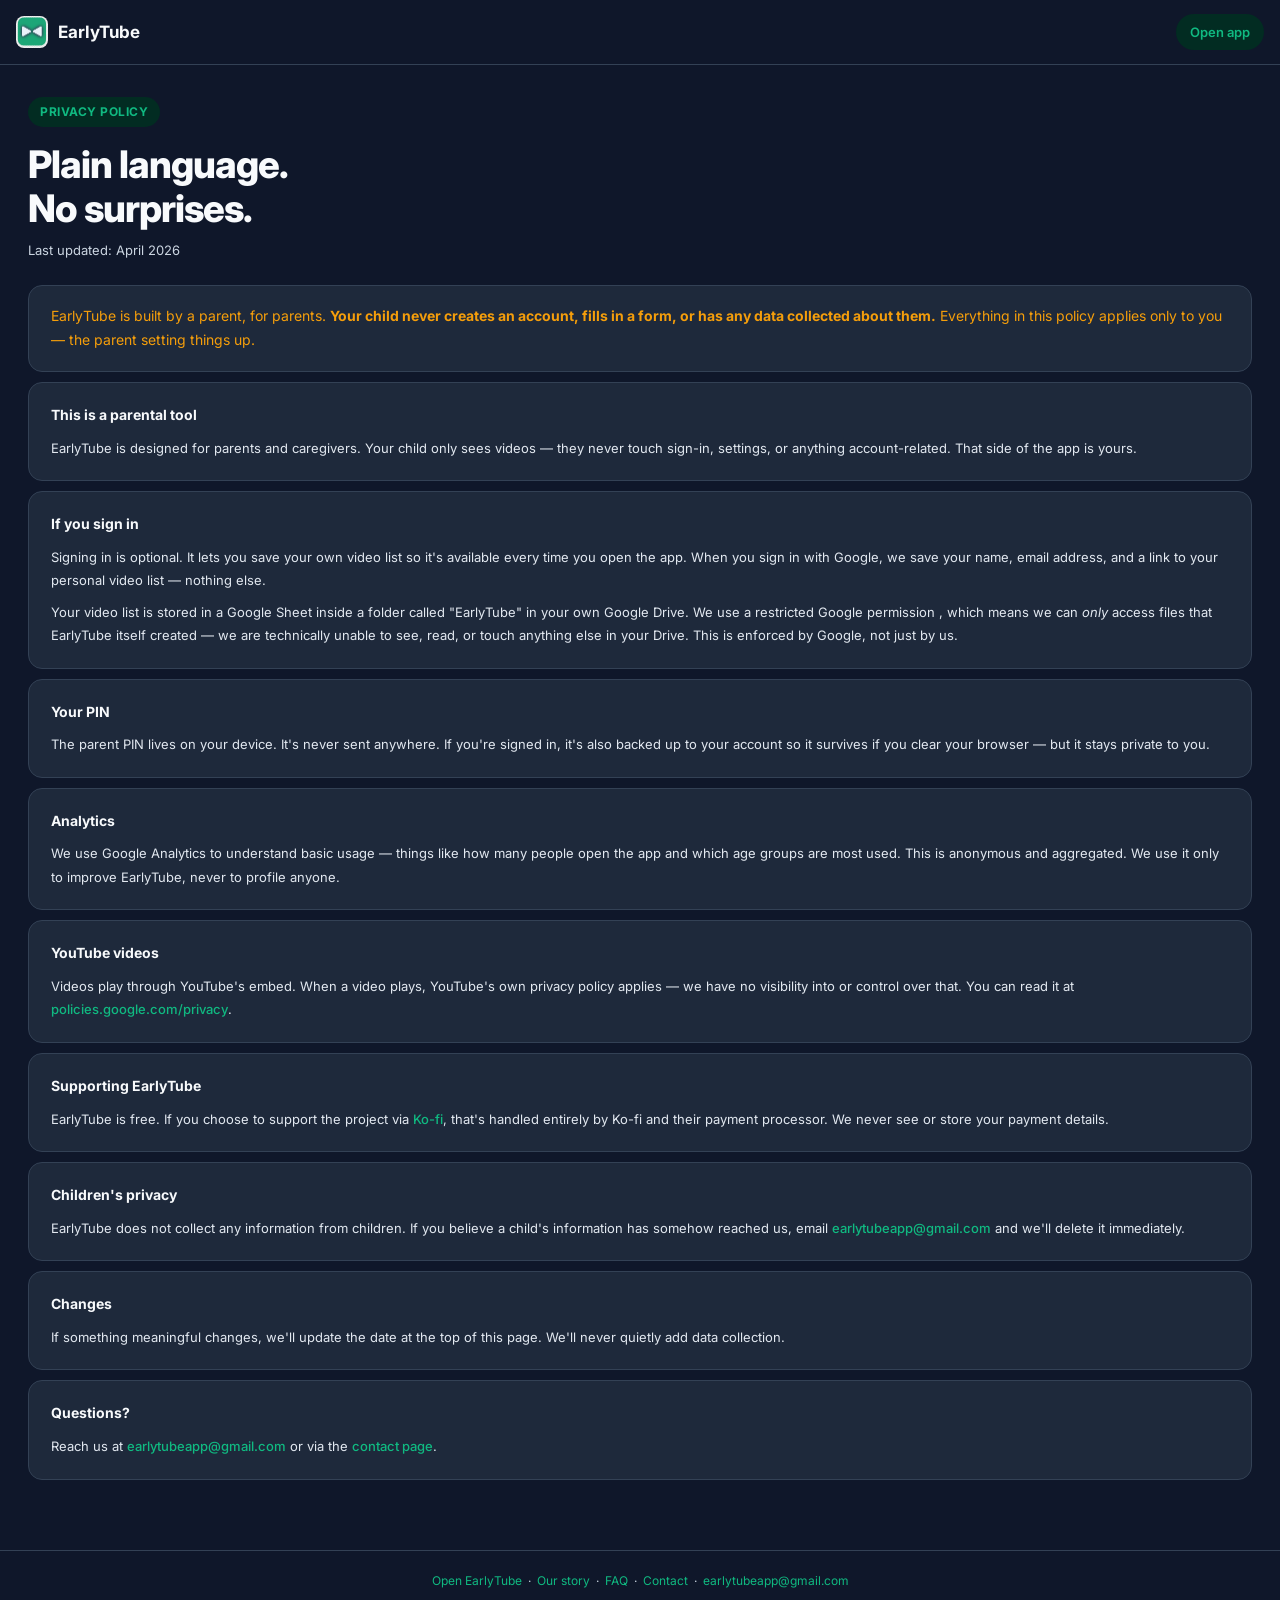
<file: privacy.html>
<!DOCTYPE html>
<html lang="en">
<head>
<meta charset="UTF-8"/>
<meta name="viewport" content="width=device-width, initial-scale=1.0"/>
<meta http-equiv="Cache-Control" content="no-cache, no-store, must-revalidate"/>
<title>Privacy Policy – EarlyTube</title>
<meta name="description" content="EarlyTube's privacy policy — honest, plain language."/>
<link rel="apple-touch-icon" href="icon.png"/>
<link rel="icon" type="image/png" href="icon.png"/>
<link rel="stylesheet" href="theme.css"/>
<script async src="https://www.googletagmanager.com/gtag/js?id=G-2DFE2R37G1"></script>
<script>
  window.dataLayer=window.dataLayer||[];
  function gtag(){dataLayer.push(arguments);}
  gtag('js',new Date());
  gtag('config','G-2DFE2R37G1');
</script>
<style>
@import url('https://fonts.googleapis.com/css2?family=Inter:wght@400;500;600;700;800&display=swap');

*{margin:0;padding:0;box-sizing:border-box;}
body{background:var(--bg);color:var(--text);font-family:'Inter',-apple-system,sans-serif;line-height:1.7;}

nav{display:flex;align-items:center;justify-content:space-between;padding:14px 16px;width:100%;border-bottom:1px solid var(--border);position:sticky;top:0;background:var(--bg);z-index:10;}
.nav-brand{display:flex;align-items:center;gap:10px;text-decoration:none;color:var(--text);}
.nav-name{font-size:17px;font-weight:700;}
.nav-link{font-size:13px;color:var(--red);font-weight:600;text-decoration:none;background:var(--red-light);padding:7px 14px;border-radius:20px;}

.page{width:100%;padding:0 14px;}
@media(min-width:640px){.page{padding:0 20px;}}
@media(min-width:1024px){.page{padding:0 28px;}}

.hero{padding:32px 0 24px;}
.hero-eyebrow{display:inline-flex;align-items:center;gap:6px;background:var(--red-light);color:var(--red);font-size:12px;font-weight:700;padding:5px 12px;border-radius:20px;margin-bottom:16px;text-transform:uppercase;letter-spacing:0.5px;}
.hero h1{font-size:clamp(24px,5vw,38px);font-weight:800;letter-spacing:-1px;line-height:1.15;margin-bottom:8px;}
.hero-sub{font-size:13px;color:var(--text-3);}

.highlight-card{background:var(--info-bg);border:1px solid var(--info-border);border-radius:var(--radius);padding:18px 22px;margin-bottom:10px;}
.highlight-card p{font-size:14px;color:var(--info-text);line-height:1.75;}

.section-card{background:var(--card);border:1px solid var(--border);border-radius:var(--radius);padding:20px 22px;margin-bottom:10px;}
.section-card h2{font-size:14px;font-weight:700;margin-bottom:10px;color:var(--text);}
.section-card p{font-size:13px;color:var(--text-2);line-height:1.8;margin-bottom:8px;}
.section-card p:last-child{margin-bottom:0;}
.section-card a{color:var(--red);text-decoration:none;font-weight:500;}
.section-card a:hover{text-decoration:underline;}
.section-card strong{color:var(--text);font-weight:600;}

.content{padding-bottom:60px;}

footer{border-top:1px solid var(--border);padding:20px 16px;text-align:center;font-size:12px;color:var(--text-3);}
footer a{color:var(--red);text-decoration:none;}
</style>
</head>
<body>

<nav>
  <a class="nav-brand" href="index.html">
    <img src="icon.png" style="width:32px;height:32px;border-radius:8px;flex-shrink:0;"/>
    <span class="nav-name">EarlyTube</span>
  </a>
  <a class="nav-link" href="index.html">Open app</a>
</nav>

<div class="page">
  <div class="hero">
    <div class="hero-eyebrow">Privacy Policy</div>
    <h1>Plain language.<br/>No surprises.</h1>
    <p class="hero-sub">Last updated: April 2026</p>
  </div>

  <div class="content">

    <div class="highlight-card">
      <p>EarlyTube is built by a parent, for parents. <strong>Your child never creates an account, fills in a form, or has any data collected about them.</strong> Everything in this policy applies only to you — the parent setting things up.</p>
    </div>

    <div class="section-card">
      <h2>This is a parental tool</h2>
      <p>EarlyTube is designed for parents and caregivers. Your child only sees videos — they never touch sign-in, settings, or anything account-related. That side of the app is yours.</p>
    </div>

    <div class="section-card">
      <h2>If you sign in</h2>
   <p>Signing in is optional. It lets you save your own video list so it's available every time you open the app. When you sign in with Google, we save your name, email address, and a link to your personal video list — nothing else.</p>
      <p>Your video list is stored in a Google Sheet inside a folder called "EarlyTube" in your own Google Drive. We use a restricted Google permission , which means we can <em>only</em> access files that EarlyTube itself created — we are technically unable to see, read, or touch anything else in your Drive. This is enforced by Google, not just by us.</p> 
    </div>

    <div class="section-card">
      <h2>Your PIN</h2>
      <p>The parent PIN lives on your device. It's never sent anywhere. If you're signed in, it's also backed up to your account so it survives if you clear your browser — but it stays private to you.</p>
    </div>

    <div class="section-card">
      <h2>Analytics</h2>
      <p>We use Google Analytics to understand basic usage — things like how many people open the app and which age groups are most used. This is anonymous and aggregated. We use it only to improve EarlyTube, never to profile anyone.</p>
    </div>

    <div class="section-card">
      <h2>YouTube videos</h2>
      <p>Videos play through YouTube's embed. When a video plays, YouTube's own privacy policy applies — we have no visibility into or control over that. You can read it at <a href="https://policies.google.com/privacy" target="_blank">policies.google.com/privacy</a>.</p>
    </div>

    <div class="section-card">
      <h2>Supporting EarlyTube</h2>
      <p>EarlyTube is free. If you choose to support the project via <a href="https://ko-fi.com/earlytube" target="_blank">Ko-fi</a>, that's handled entirely by Ko-fi and their payment processor. We never see or store your payment details.</p>
    </div>

    <div class="section-card">
      <h2>Children's privacy</h2>
      <p>EarlyTube does not collect any information from children. If you believe a child's information has somehow reached us, email <a href="mailto:earlytubeapp@gmail.com">earlytubeapp@gmail.com</a> and we'll delete it immediately.</p>
    </div>

    <div class="section-card">
      <h2>Changes</h2>
      <p>If something meaningful changes, we'll update the date at the top of this page. We'll never quietly add data collection.</p>
    </div>

    <div class="section-card">
      <h2>Questions?</h2>
      <p>Reach us at <a href="mailto:earlytubeapp@gmail.com">earlytubeapp@gmail.com</a> or via the <a href="contact.html">contact page</a>.</p>
    </div>

  </div>
</div>

<footer>
  <a href="index.html">Open EarlyTube</a> &nbsp;·&nbsp;
  <a href="about.html">Our story</a> &nbsp;·&nbsp;
  <a href="faq.html">FAQ</a> &nbsp;·&nbsp;
  <a href="contact.html">Contact</a> &nbsp;·&nbsp;
  <a href="mailto:earlytubeapp@gmail.com">earlytubeapp@gmail.com</a>
</footer>

</body>
</html>
</file>
<file: theme.css>
/* ============================================================
   EarlyTube — Theme File
   Edit this file to change the look of the entire app.
   ============================================================ */

:root {
  /* Primary action (buttons, links) — Calming Emerald */
  --red:        #10B981;
  --red-dark:   #059669;
  --red-light:  #022C22;

  /* Page */
  --bg:         #0F172A;   /* Deep Navy Charcoal */
  --card:       #1E293B;   /* Navy Slate         */
  --border:     #334155;

  /* Text */
   --text:       #F8FAFC;
   --text-2:     #E2E8F0;
   --text-3:     #CBD5E1;

  /* Accent — Soft Gold (tagline, highlights) */
  --accent:     #F59E0B;

  /* Misc surfaces */
  --badge-bg:   #1E293B;
  --video-bg:   #1E293B;
  --input-bg:   #0F172A;

  --shadow:     0 1px 4px rgba(0,0,0,0.4), 0 4px 16px rgba(0,0,0,0.3);
  --radius:     14px;

  /* Info / warning box */
  --info-bg:      #1E293B;
  --info-border:  #334155;
  --info-text:    #F59E0B;

  /* Video cards */
  --video-card-bg:     #1E293B;
  --video-card-border: #334155;
  --video-card-radius: 20px;

  /* Player screen */
  --player-bg:         #020617;
  --player-btn-bg:     #0F172A;
  --player-btn-border: #1E293B;
}

/* ── Dark mode (already dark, deepen slightly) ── */
@media (prefers-color-scheme: dark) {
  :root {
    --bg:    #080E1A;
    --card:  #131E2E;
    --border:#2A3A50;
  }
}
</file>
